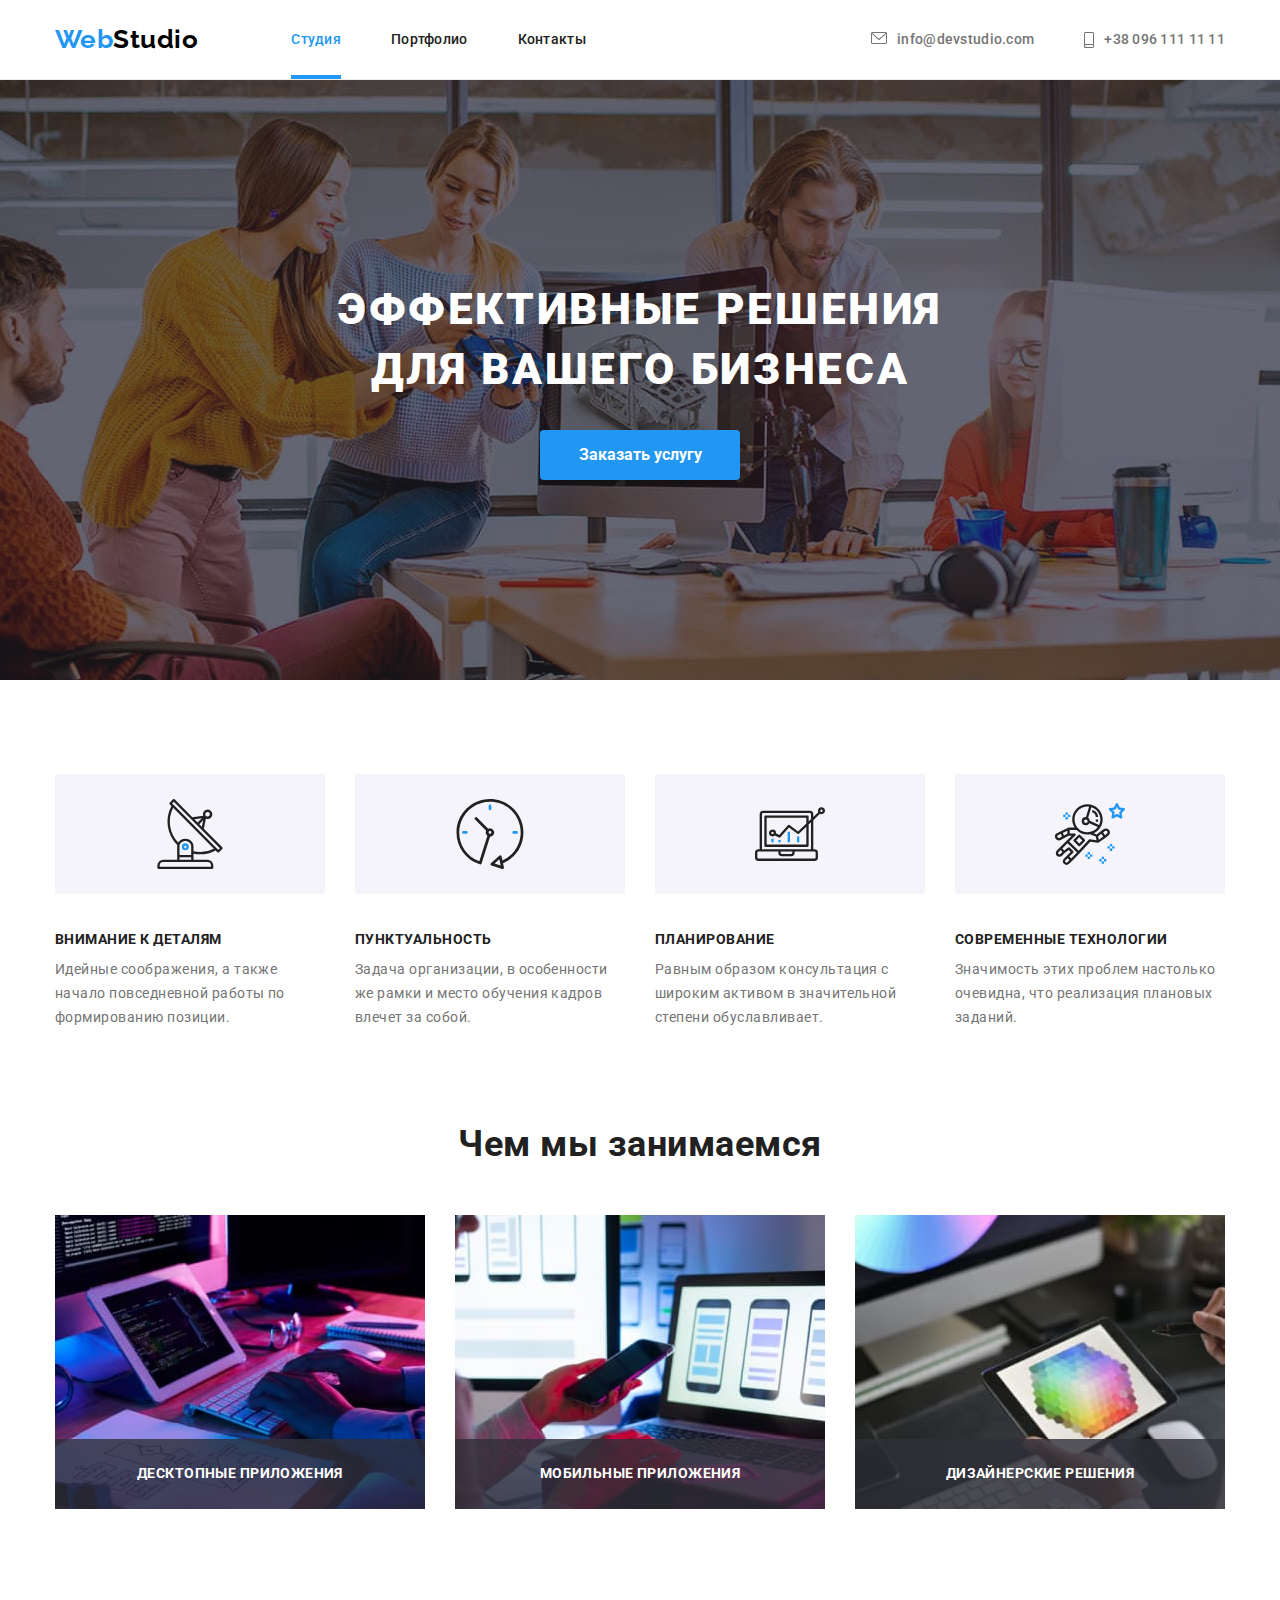
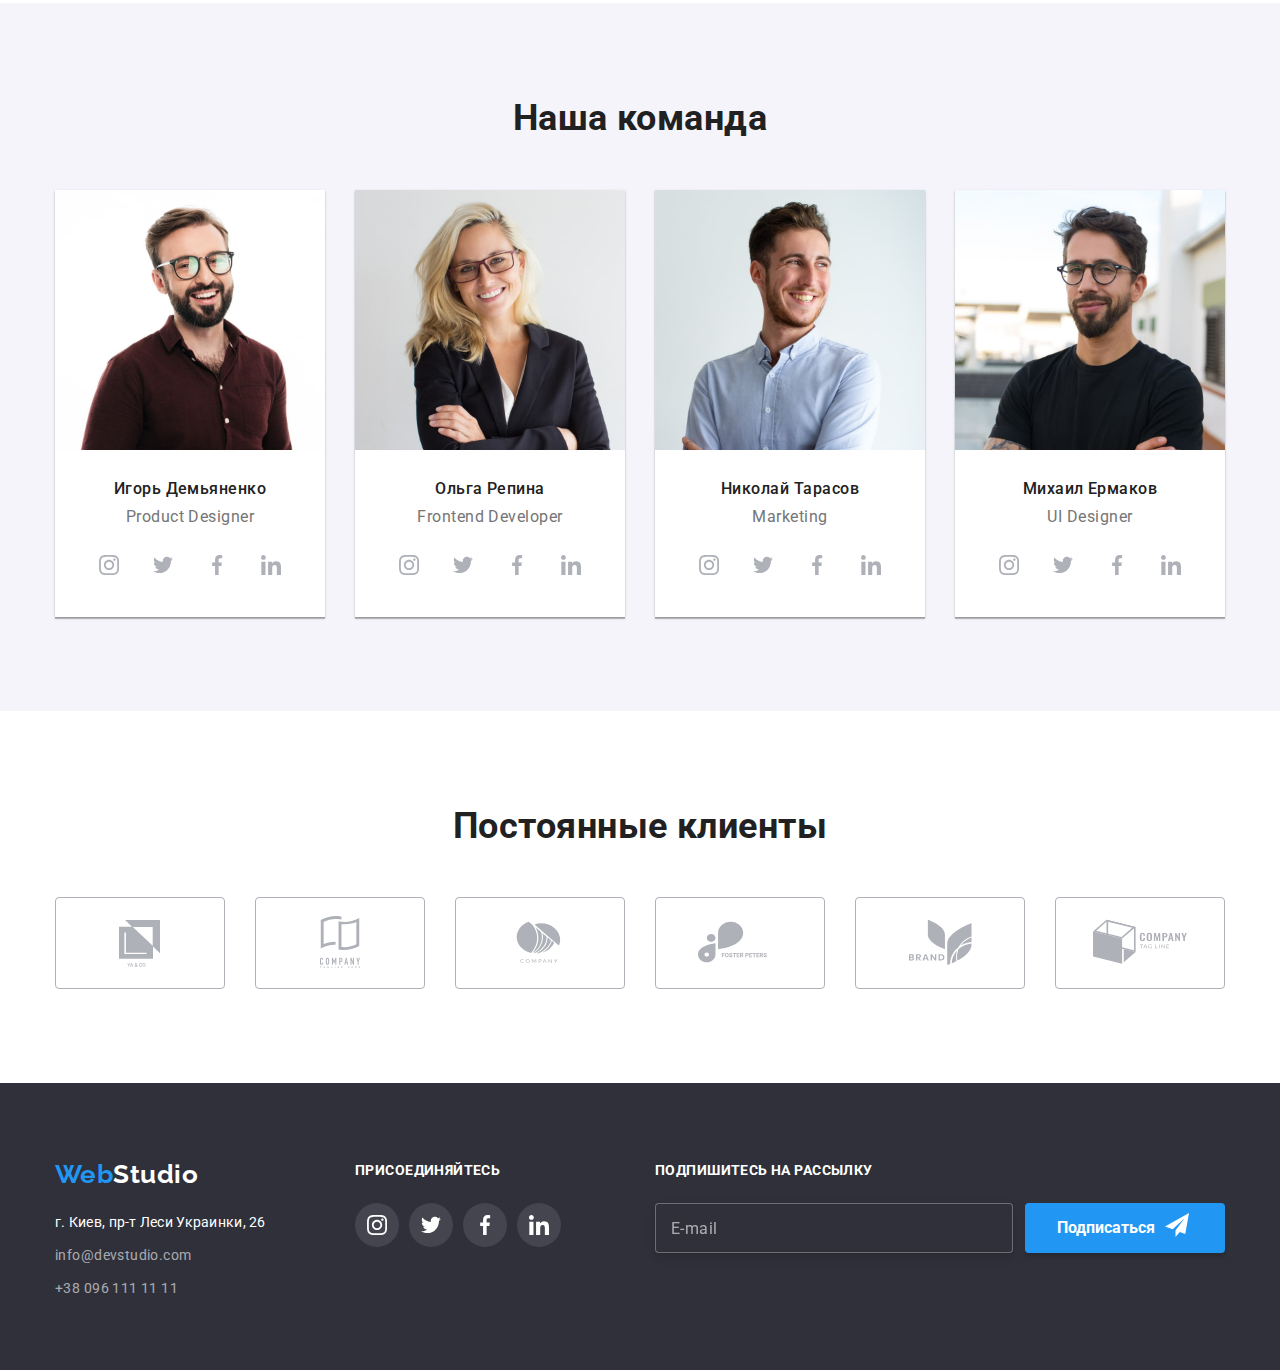
<file: index.html>
<!DOCTYPE html>
<html lang="ru">
  <head>
    <meta charset="UTF-8" />
    <meta http-equiv="X-UA-Compatible" content="IE=edge" />
    <meta name="viewport" content="width=device-width, initial-scale=1.0" />
    <title>WebStudio</title>

    <link rel="preconnect" href="https://fonts.googleapis.com" />
    <link rel="preconnect" href="https://fonts.gstatic.com" crossorigin />
    <link
      href="https://fonts.googleapis.com/css2?family=Raleway:wght@700&family=Roboto:wght@400;500;700;900&display=swap"
      rel="stylesheet"
    />
    <link
      rel="stylesheet"
      href="https://cdnjs.cloudflare.com/ajax/libs/modern-normalize/1.1.0/modern-normalize.min.css"
    />
    <link rel="stylesheet" href="./css/modal.css" />
    <link rel="stylesheet" href="./css/style.css" />
    <link rel="stylesheet" href="./css/form.css" />
  </head>
  <body>
    <header>
      <div class="container navigation">
        <nav>
          <div class="logo-name">
            <a href="./index.html" class="logo"
              >Web<span class="logo-stud">Studio</span></a
            >
          </div>
          <ul class="links">
            <li class="links-item">
              <a href=" " class="link active">Студия</a>
            </li>
            <li class="links-item">
              <a href="./portfolio.html" class="link">Портфолио</a>
            </li>
            <li class="links-item"><a href=" " class="link">Контакты</a></li>
          </ul>
        </nav>
        <ul class="contact-links">
          <li class="contact-item">
            <a href="mailto:info@devstudio.com" class="link-to">
              <svg class="email-icon">
                <use href="./images/symbol-defs.svg#email-icon"></use>
              </svg>
              info@devstudio.com</a
            >
          </li>
          <li class="contact-item">
            <a href="tel:+380961111111" class="link-to">
              <svg class="tel-icon">
                <use href="./images/symbol-defs.svg#tel-icon"></use>
              </svg>
              +38 096 111 11 11</a
            >
          </li>
        </ul>
      </div>
    </header>
    <main>
      <section class="mains">
        <div class="container main">
          <h1 class="main-caption">
            Эффективные решения<br />для вашего бизнеса
          </h1>
          <button data-modal-open type="button" class="main-button">
            Заказать услугу
          </button>
        </div>
      </section>

      <section class="profits">
        <div class="container profit">
          <ul class="profits-list">
            <li class="profits-item icon-antenna">
              <h3 class="about-title">ВНИМАНИЕ К ДЕТАЛЯМ</h3>
              <p class="about-text">
                Идейные соображения, а также начало повседневной работы по
                формированию позиции.
              </p>
            </li>
            <li class="profits-item icon-clock">
              <h3 class="about-title">ПУНКТУАЛЬНОСТЬ</h3>
              <p class="about-text">
                Задача организации, в особенности же рамки и место обучения
                кадров влечет за собой.
              </p>
            </li>
            <li class="profits-item icon-diagram">
              <h3 class="about-title">ПЛАНИРОВАНИЕ</h3>
              <p class="about-text">
                Равным образом консультация с широким активом в значительной
                степени обуславливает.
              </p>
            </li>
            <li class="profits-item icon-astronaut">
              <h3 class="about-title">СОВРЕМЕННЫЕ ТЕХНОЛОГИИ</h3>
              <p class="about-text">
                Значимость этих проблем настолько очевидна, что реализация
                плановых заданий.
              </p>
            </li>
          </ul>
        </div>
      </section>

      <section class="works">
        <div class="container work">
          <h2 class="section-title">Чем мы занимаемся</h2>
          <ul class="foto">
            <li class="foto-item">
              <img src="images/img1.jpg" width="370" alt="Фото1" />
              <span class="work-caption">Десктопные приложения</span>
            </li>
            <li class="foto-item">
              <img src="images/img2.jpg" width="370" alt="Фото2" />
              <span class="work-caption">Мобильные приложения</span>
            </li>
            <li class="foto-item">
              <img src="images/img3.jpg" width="370" alt="Фото3" />
              <span class="work-caption">Дизайнерские решения</span>
            </li>
          </ul>
        </div>
      </section>
      <section class="abouts">
        <div class="container about">
          <h2 class="section-title">Наша команда</h2>
          <ul class="command-list">
            <li class="foto-people">
              <img
                class="about-image"
                src="images/prod_dis.jpg"
                width="270"
                height="260"
                alt="Product Designer"
              />
              <div class="personal">
                <p class="name">Игорь Демьяненко</p>
                <p class="position">Product Designer</p>
                <ul class="personal-list">
                  <li class="personal-item">
                    <a href="#" class="personal-link">
                      <svg class="personal-icon" width="20" height="20">
                        <use
                          href="./images/symbol-defs.svg#icon-instagram"
                        ></use>
                      </svg>
                    </a>
                  </li>
                  <li class="personal-item">
                    <a href="#" class="personal-link">
                      <svg class="personal-icon" width="20" height="20">
                        <use href="./images/symbol-defs.svg#icon-twitter"></use>
                      </svg>
                    </a>
                  </li>
                  <li class="personal-item">
                    <a href="#" class="personal-link">
                      <svg class="personal-icon" width="20" height="20">
                        <use
                          href="./images/symbol-defs.svg#icon-facebook"
                        ></use>
                      </svg>
                    </a>
                  </li>
                  <li class="personal-item">
                    <a href="#" class="personal-link">
                      <svg class="personal-icon" width="20" height="20">
                        <use
                          href="./images/symbol-defs.svg#icon-linkedin"
                        ></use>
                      </svg>
                    </a>
                  </li>
                </ul>
              </div>
            </li>
            <li class="foto-people">
              <img
                class="about-image"
                src="images/front_dev.jpg"
                width="270"
                height="260"
                alt="Frontend Developer"
              />
              <div class="personal">
                <p class="name">Ольга Репина</p>
                <p class="position">Frontend Developer</p>
                <ul class="personal-list">
                  <li class="personal-item">
                    <a href="#" class="personal-link">
                      <svg class="personal-icon" width="20" height="20">
                        <use
                          href="./images/symbol-defs.svg#icon-instagram"
                        ></use>
                      </svg>
                    </a>
                  </li>
                  <li class="personal-item">
                    <a href="#" class="personal-link">
                      <svg class="personal-icon" width="20" height="20">
                        <use href="./images/symbol-defs.svg#icon-twitter"></use>
                      </svg>
                    </a>
                  </li>
                  <li class="personal-item">
                    <a href="#" class="personal-link">
                      <svg class="personal-icon" width="20" height="20">
                        <use
                          href="./images/symbol-defs.svg#icon-facebook"
                        ></use>
                      </svg>
                    </a>
                  </li>
                  <li class="personal-item">
                    <a href="#" class="personal-link">
                      <svg class="personal-icon" width="20" height="20">
                        <use
                          href="./images/symbol-defs.svg#icon-linkedin"
                        ></use>
                      </svg>
                    </a>
                  </li>
                </ul>
              </div>
            </li>
            <li class="foto-people">
              <img
                class="about-image"
                src="images/mark.jpg"
                width="270"
                height="260"
                alt="Marketing"
              />
              <div class="personal">
                <p class="name">Николай Тарасов</p>
                <p class="position">Marketing</p>
                <ul class="personal-list">
                  <li class="personal-item">
                    <a href="#" class="personal-link">
                      <svg class="personal-icon" width="20" height="20">
                        <use
                          href="./images/symbol-defs.svg#icon-instagram"
                        ></use>
                      </svg>
                    </a>
                  </li>
                  <li class="personal-item">
                    <a href="#" class="personal-link">
                      <svg class="personal-icon" width="20" height="20">
                        <use href="./images/symbol-defs.svg#icon-twitter"></use>
                      </svg>
                    </a>
                  </li>
                  <li class="personal-item">
                    <a href="#" class="personal-link">
                      <svg class="personal-icon" width="20" height="20">
                        <use
                          href="./images/symbol-defs.svg#icon-facebook"
                        ></use>
                      </svg>
                    </a>
                  </li>
                  <li class="personal-item">
                    <a href="#" class="personal-link">
                      <svg class="personal-icon" width="20" height="20">
                        <use
                          href="./images/symbol-defs.svg#icon-linkedin"
                        ></use>
                      </svg>
                    </a>
                  </li>
                </ul>
              </div>
            </li>
            <li class="foto-people">
              <img
                class="about-image"
                src="images/ul_des.jpg"
                width="270"
                height="260"
                alt="UI Designer"
              />
              <div class="personal">
                <p class="name">Михаил Ермаков</p>
                <p class="position">UI Designer</p>
                <ul class="personal-list">
                  <li class="personal-item">
                    <a href="#" class="personal-link">
                      <svg class="personal-icon" width="20" height="20">
                        <use
                          href="./images/symbol-defs.svg#icon-instagram"
                        ></use>
                      </svg>
                    </a>
                  </li>
                  <li class="personal-item">
                    <a href="#" class="personal-link">
                      <svg class="personal-icon" width="20" height="20">
                        <use href="./images/symbol-defs.svg#icon-twitter"></use>
                      </svg>
                    </a>
                  </li>
                  <li class="personal-item">
                    <a href="#" class="personal-link">
                      <svg class="personal-icon" width="20" height="20">
                        <use
                          href="./images/symbol-defs.svg#icon-facebook"
                        ></use>
                      </svg>
                    </a>
                  </li>
                  <li class="personal-item">
                    <a href="#" class="personal-link">
                      <svg class="personal-icon" width="20" height="20">
                        <use
                          href="./images/symbol-defs.svg#icon-linkedin"
                        ></use>
                      </svg>
                    </a>
                  </li>
                </ul>
              </div>
            </li>
          </ul>
        </div>
      </section>
      <section class="clients">
        <div class="container">
          <h2 class="section-title">Постоянные клиенты</h2>
          <ul class="clients-list">
            <li class="clients-item">
              <a href="" class="clients-link">
                <svg class="clients-icons" width="106" height="60">
                  <use href="./images/symbol-defs.svg#icon-client1"></use>
                </svg>
              </a>
            </li>
            <li class="clients-item">
              <a href="" class="clients-link">
                <svg class="clients-icons" width="106" height="60">
                  <use href="./images/symbol-defs.svg#icon-client2"></use>
                </svg>
              </a>
            </li>
            <li class="clients-item">
              <a href="" class="clients-link">
                <svg class="clients-icons" width="106" height="60">
                  <use href="./images/symbol-defs.svg#icon-client3"></use>
                </svg>
              </a>
            </li>
            <li class="clients-item">
              <a href="" class="clients-link">
                <svg class="clients-icons" width="106" height="60">
                  <use href="./images/symbol-defs.svg#icon-client4"></use>
                </svg>
              </a>
            </li>
            <li class="clients-item">
              <a href="" class="clients-link">
                <svg class="clients-icons" width="106" height="60">
                  <use href="./images/symbol-defs.svg#icon-client5"></use>
                </svg>
              </a>
            </li>
            <li class="clients-item">
              <a href="" class="clients-link">
                <svg class="clients-icons" width="106" height="60">
                  <use href="./images/symbol-defs.svg#icon-client6"></use>
                </svg>
              </a>
            </li>
          </ul>
        </div>
      </section>
    </main>
    <footer>
      <div class="container">
        <ul class="info-end">
          <li class="info-item">
            <div class="logo-end">
              <a href="./index.html" class="logo"
                >Web<span class="logo-stud">Studio</span></a
              >
            </div>
            <address>
              <ul class="contacts">
                <li class="contacts-item">
                  <a
                    href="https://goo.gl/maps/oR3F1YAG6LvCoMsa9"
                    target="_blank"
                    rel="noopener noreferrer"
                    class="link-adress"
                    >г. Киев, пр-т Леси Украинки, 26</a
                  >
                </li>
                <li class="contacts-item">
                  <a href="mailto:info@devstudio.com" class="link-end"
                    >info@devstudio.com</a
                  >
                </li>
                <li class="contacts-item">
                  <a href="tel:+380961111111" class="link-end"
                    >+38 096 111 11 11</a
                  >
                </li>
              </ul>
            </address>
          </li>
          <li class="info-item">
            <h4 class="social-title">ПРИСОЕДИНЯЙТЕСЬ</h4>
            <ul class="social-list">
              <li class="social-item">
                <a href="#" class="social-link">
                  <svg class="social-icon" width="20" height="20">
                    <use href="./images/symbol-defs.svg#icon-instagram"></use>
                  </svg>
                </a>
              </li>
              <li class="social-item">
                <a href="#" class="social-link">
                  <svg class="social-icon" width="20" height="20">
                    <use href="./images/symbol-defs.svg#icon-twitter"></use>
                  </svg>
                </a>
              </li>
              <li class="social-item">
                <a href="#" class="social-link">
                  <svg class="social-icon" width="20" height="20">
                    <use href="./images/symbol-defs.svg#icon-facebook"></use>
                  </svg>
                </a>
              </li>
              <li class="social-item">
                <a href="#" class="social-link">
                  <svg class="social-icon" width="20px" height="20px">
                    <use href="./images/symbol-defs.svg#icon-linkedin"></use>
                  </svg>
                </a>
              </li>
            </ul>
          </li>
          <li class="info-item">
            <h4 class="social-title">Подпишитесь на рассылку</h4>
            <form name="form-singht" class="singht">
              <input
                class="form-input send"
                id="mail-singht"
                type="email"
                placeholder="E-mail"
                required
              />
              <button type="submit" class="main-button">
                <span class="singht-list"
                  >Подписаться
                  <svg class="icon-singht" width="24px" height="24px">
                    <use href="./images/symbol-defs.svg#icon-post"></use>
                  </svg>
                </span>
              </button>
            </form>
          </li>
        </ul>
      </div>
    </footer>
    <div class="backdrop is-hidden" data-modal>
      <div class="modal">
        <h2 class="modal-title">Оставьте свои данные, мы вам перезвоним</h2>
        <form name="contact-form" action="#" autocomplete="on">
          <div class="form-field">
            <label class="form-label" for="name">Имя</label>
            <input
              class="form-input"
              id="name"
              type="text"
              autofocus
              required
            />
            <svg class="icon" width="18px" height="18px">
              <use href="./images/symbol-defs.svg#icon-name"></use>
            </svg>
          </div>
          <div class="form-field">
            <label class="form-label" for="tel">Телефон </label>
            <input
              class="form-input"
              id="tel"
              type="tel"
              required
              pattern="+380[0-9]{2}[0-9]{7}"
            />
            <svg class="icon" width="18px" height="18px">
              <use href="./images/symbol-defs.svg#icon-tel"></use>
            </svg>
          </div>
          <div class="form-field">
            <label class="form-label" for="mail">Почта </label>
            <input class="form-input" id="mail" type="email" required />
            <svg class="icon" width="18px" height="18px">
              <use href="./images/symbol-defs.svg#icon-mail"></use>
            </svg>
          </div>
          <div class="form-field">
            <label class="form-label" for="comment">Комментарий</label>
            <textarea
              class="form-input textarea"
              name="comment"
              id="comment"
              placeholder="Введите текст"
            ></textarea>
          </div>
          <div class="form-field">
            <label class="checkbox-lable">
              <input
                class="checkbox visually-hidden"
                type="checkbox"
                name="accept"
              />
              <svg class="icon-checkbox" width="16px" height="15px">
                <use href="./images/symbol-defs.svg#icon-checkbox"></use>
              </svg>
              <span>Cоглашаюсь с рассылкой и принимаю
              <a href="#"class="deal-rules"> Условия договорa</span>
            </label>
          </div>
          <button type="submit" class="main-button">Отправить</button>
        </form>
        <button data-modal-close class="close">
          <svg class="icon-close" width="18px" height="18px">
            <use href="./images/symbol-defs.svg#icon-close"></use>
          </svg>
        </button>
      </div>
    </div>
    <script src="./js/modal.js"></script>
  </body>
</html>
</file>
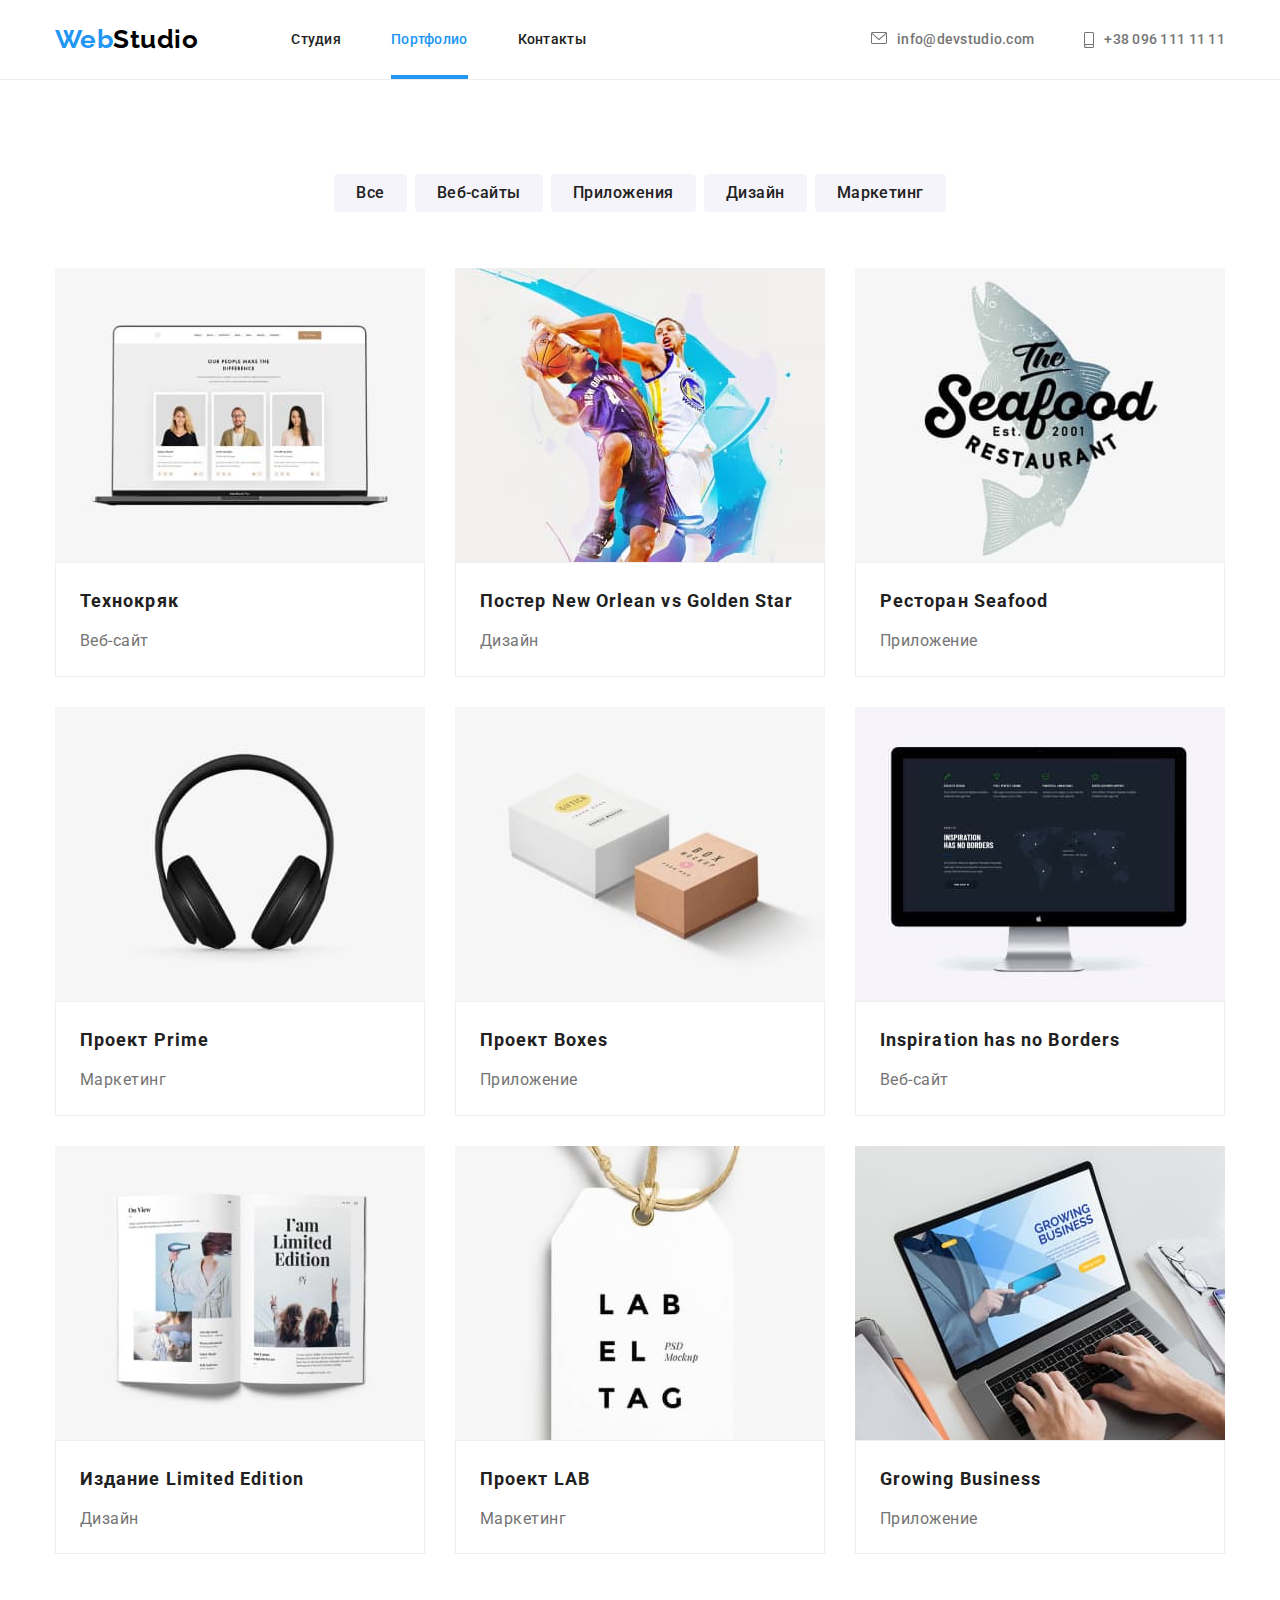
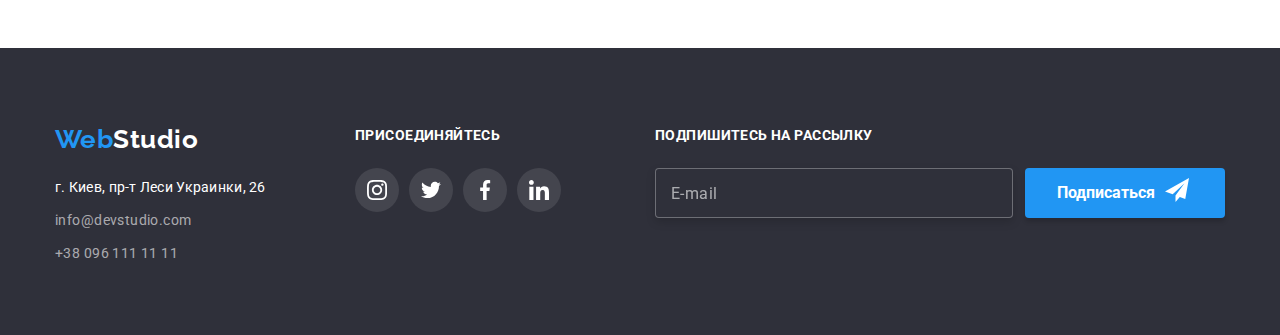
<file: portfolio.html>
<!DOCTYPE html>
<html lang="ru">
  <head>
    <meta charset="UTF-8" />
    <meta http-equiv="X-UA-Compatible" content="IE=edge" />
    <meta name="viewport" content="width=device-width, initial-scale=1.0" />
    <title>Portfolio</title>
    <link rel="preconnect" href="https://fonts.googleapis.com" />
    <link rel="preconnect" href="https://fonts.gstatic.com" crossorigin />
    <link
      href="https://fonts.googleapis.com/css2?family=Raleway:wght@700&family=Roboto:wght@400;500;700;900&display=swap"
      rel="stylesheet"
    />
    <link
      rel="stylesheet"
      href="https://cdnjs.cloudflare.com/ajax/libs/modern-normalize/1.1.0/modern-normalize.min.css"
    />
    <link rel="stylesheet" href="./css/style.css" />
    <link rel="stylesheet" href="./css/form.css" />
  </head>
  <body>
    <header>
      <div class="container navigation">
        <nav>
          <div class="logo-name">
            <a href="./index.html" class="logo"
              >Web<span class="logo-stud">Studio</span></a
            >
          </div>
          <ul class="links">
            <li class="links-item">
              <a href="./index.html" class="link">Студия</a>
            </li>
            <li class="links-item">
              <a href=" " class="link active">Портфолио</a>
            </li>
            <li class="links-item"><a href=" " class="link">Контакты</a></li>
          </ul>
        </nav>

        <ul class="contact-links">
          <li class="contact-item">
            <a href="mailto:info@devstudio.com" class="link-to">
              <svg class="email-icon">
                <use href="./images/symbol-defs.svg#email-icon"></use>
              </svg>
              info@devstudio.com</a
            >
          </li>
          <li class="contact-item">
            <a href="tel:+380961111111" class="link-to">
              <svg class="tel-icon">
                <use href="./images/symbol-defs.svg#tel-icon"></use>
              </svg>
              +38 096 111 11 11</a
            >
          </li>
        </ul>
      </div>
    </header>
    <main>
      <section class="projects">
        <div class="container project">
          <h1 class="hide">Сортировка</h1>
          <ul class="button-list">
            <li class="button-item">
              <button type="button" class="projects-button">Все</button>
            </li>
            <li class="button-item">
              <button type="button" class="projects-button">Веб-сайты</button>
            </li>
            <li class="button-item">
              <button type="button" class="projects-button">Приложения</button>
            </li>
            <li class="button-item">
              <button type="button" class="projects-button">Дизайн</button>
            </li>
            <li class="button-item">
              <button type="button" class="projects-button">Маркетинг</button>
            </li>
          </ul>

          <h2 class="hide">Наши работы</h2>
          <ul class="project-list">
            <li class="project-foto">
              <div class="image-item">
                <img
                  src="./images/tehno.jpg"
                  width="370"
                  height="294"
                  alt="tehno"
                />
                <span class="projects-text">
                  Ресурс предлагает комплексные предложения с разным уровнем
                  функционала и сервисов. Все это позволит посетителю получить
                  исчерпывающие сведения о компании или частном лице.
                </span>
              </div>
              <div class="title">
                <p class="title-name">Технокряк</p>
                <p class="title-discription">Веб-сайт</p>
              </div>
            </li>
            <li class="project-foto">
              <div class="image-item">
                <img
                  src="./images/poster.jpg"
                  width="370"
                  height="294"
                  alt="poster"
                />
                <span class="projects-text">
                  Ресурс предлагает комплексные предложения с разным уровнем
                  функционала и сервисов. Все это позволит посетителю получить
                  исчерпывающие сведения о компании или частном лице.
                </span>
              </div>
              <div class="title">
                <p class="title-name">Постер New Orlean vs Golden Star</p>
                <p class="title-discription">Дизайн</p>
              </div>
            </li>
            <li class="project-foto">
              <div class="image-item">
                <img
                  src="./images/rest.jpg"
                  width="370"
                  height="294"
                  alt="rest"
                />
                <span class="projects-text">
                  Ресурс предлагает комплексные предложения с разным уровнем
                  функционала и сервисов. Все это позволит посетителю получить
                  исчерпывающие сведения о компании или частном лице.
                </span>
              </div>
              <div class="title">
                <p class="title-name">Ресторан Seafood</p>
                <p class="title-discription">Приложение</p>
              </div>
            </li>
            <li class="project-foto">
              <div class="image-item">
                <img
                  src="./images/prime.jpg"
                  width="370"
                  height="294"
                  alt="prime"
                />
                <span class="projects-text">
                  Ресурс предлагает комплексные предложения с разным уровнем
                  функционала и сервисов. Все это позволит посетителю получить
                  исчерпывающие сведения о компании или частном лице.
                </span>
              </div>
              <div class="title">
                <p class="title-name">Проект Prime</p>
                <p class="title-discription">Маркетинг</p>
              </div>
            </li>
            <li class="project-foto">
              <div class="image-item">
                <img
                  src="./images/boxes.jpg"
                  width="370"
                  height="294"
                  alt="boxes"
                />
                <span class="projects-text">
                  Ресурс предлагает комплексные предложения с разным уровнем
                  функционала и сервисов. Все это позволит посетителю получить
                  исчерпывающие сведения о компании или частном лице.
                </span>
              </div>
              <div class="title">
                <p class="title-name">Проект Boxes</p>
                <p class="title-discription">Приложение</p>
              </div>
            </li>
            <li class="project-foto">
              <div class="image-item">
                <img
                  src="./images/monitor.jpg"
                  width="370"
                  height="294"
                  alt="monitor"
                />
                <span class="projects-text">
                  Ресурс предлагает комплексные предложения с разным уровнем
                  функционала и сервисов. Все это позволит посетителю получить
                  исчерпывающие сведения о компании или частном лице.
                </span>
              </div>
              <div class="title">
                <p class="title-name">Inspiration has no Borders</p>
                <p class="title-discription">Веб-сайт</p>
              </div>
            </li>
            <li class="project-foto">
              <div class="image-item">
                <img
                  src="./images/magaz.jpg"
                  width="370"
                  height="294"
                  alt="magazine"
                />
                <span class="projects-text">
                  Ресурс предлагает комплексные предложения с разным уровнем
                  функционала и сервисов. Все это позволит посетителю получить
                  исчерпывающие сведения о компании или частном лице.
                </span>
              </div>
              <div class="title">
                <p class="title-name">Издание Limited Edition</p>
                <p class="title-discription">Дизайн</p>
              </div>
            </li>
            <li class="project-foto">
              <div class="image-item">
                <img
                  src="./images/lab.jpg"
                  width="370"
                  height="294"
                  alt="lab"
                />
                <span class="projects-text">
                  Ресурс предлагает комплексные предложения с разным уровнем
                  функционала и сервисов. Все это позволит посетителю получить
                  исчерпывающие сведения о компании или частном лице.
                </span>
              </div>
              <div class="title">
                <p class="title-name">Проект LAB</p>
                <p class="title-discription">Маркетинг</p>
              </div>
            </li>
            <li class="project-foto">
              <div class="image-item">
                <img
                  src="./images/bisness.jpg"
                  width="370"
                  height="294"
                  alt="bisness"
                />
                <span class="projects-text">
                  Ресурс предлагает комплексные предложения с разным уровнем
                  функционала и сервисов. Все это позволит посетителю получить
                  исчерпывающие сведения о компании или частном лице.
                </span>
              </div>
              <div class="title">
                <p class="title-name">Growing Business</p>
                <p class="title-discription">Приложение</p>
              </div>
            </li>
          </ul>
        </div>
      </section>
    </main>
    <footer>
      <div class="container">
        <ul class="info-end">
          <li class="info-item">
            <div class="logo-end">
              <a href="./index.html" class="logo"
                >Web<span class="logo-stud">Studio</span></a
              >
            </div>
            <address>
              <ul class="contacts">
                <li class="contacts-item">
                  <a
                    href="https://goo.gl/maps/oR3F1YAG6LvCoMsa9"
                    target="_blank"
                    rel="noopener noreferrer"
                    class="link-adress"
                    >г. Киев, пр-т Леси Украинки, 26</a
                  >
                </li>
                <li class="contacts-item">
                  <a href="mailto:info@devstudio.com" class="link-end"
                    >info@devstudio.com</a
                  >
                </li>
                <li class="contacts-item">
                  <a href="tel:+380961111111" class="link-end"
                    >+38 096 111 11 11</a
                  >
                </li>
              </ul>
            </address>
          </li>
          <li class="info-item">
            <h4 class="social-title">ПРИСОЕДИНЯЙТЕСЬ</h4>
            <ul class="social-list">
              <li class="social-item">
                <a href="#" class="social-link">
                  <svg class="social-icon" width="20" height="20">
                    <use href="./images/symbol-defs.svg#icon-instagram"></use>
                  </svg>
                </a>
              </li>
              <li class="social-item">
                <a href="#" class="social-link">
                  <svg class="social-icon" width="20" height="20">
                    <use href="./images/symbol-defs.svg#icon-twitter"></use>
                  </svg>
                </a>
              </li>
              <li class="social-item">
                <a href="#" class="social-link">
                  <svg class="social-icon" width="20" height="20">
                    <use href="./images/symbol-defs.svg#icon-facebook"></use>
                  </svg>
                </a>
              </li>
              <li class="social-item">
                <a href="#" class="social-link">
                  <svg class="social-icon" width="20px" height="20px">
                    <use href="./images/symbol-defs.svg#icon-linkedin"></use>
                  </svg>
                </a>
              </li>
            </ul>
          </li>
          <li class="info-item">
            <h4 class="social-title">Подпишитесь на рассылку</h4>
            <form name="forem-singht"class="singht">
                <input
                class="form-input send"
                id="mail-singht"
                type="email"
                placeholder="E-mail"required
              />
              <button type="submit" class="main-button">
                <span class="singht-list"
                  >Подписаться
                  <svg class="icon-singht" width="24px" height="24px">
                    <use href="./images/symbol-defs.svg#icon-post"></use>
                  </svg>
                </span>
              </button>
            </form>
          </li>
        </ul>
      </div>
    </footer>
  </body>
</html>
</file>
<file: css/modal.css>
.backdrop {
  position: fixed;
  width: 100%;
  height: 100%;
  top: 0;
  left: 0;
  background: rgba(0, 0, 0, 0.2);
  opacity: 1;
  visibility: visible;
  transition: opacity 250ms cubic-bezier(0.4, 0, 0.2, 1),
    visibility 250ms cubic-bezier(0.4, 0, 0.2, 1);
}
.modal {
  position: absolute;
  top: 50%;
  left: 50%;
  transform: translate(-50%, -50%) scale(1);
  transition: transform 250ms cubic-bezier(0.4, 0, 0.2, 1);
  max-width: 528px;
  height: 581px;
  background: #ffffff;
  box-shadow: 0px 1px 3px rgba(0, 0, 0, 0.12), 0px 1px 1px rgba(0, 0, 0, 0.14),
    0px 2px 1px rgba(0, 0, 0, 0.2);
  border-radius: 4px;
  padding: 0 40px 40px 40px;
  /*overflow:scroll;*/
}
.backdrop.is-hidden {
  opacity: 0;
  pointer-events: none;
  visibility: hidden;
}

.backdrop.is-hidden.modal {
  transform: translate(-50%, -50%) scale(0.9);
}

.close {
  top: 8px;
  right: 8px;
  width: 30px;
  height: 30px;
  position: absolute;
  background-color: #ffff;
  border-radius: 50%;
  border: 1px solid rgba(0, 0, 0, 0.1);
  padding: 0;
  cursor: pointer;
  display: flex;
  justify-content: center;
  align-items: center;
  transition: 250ms cubic-bezier(0.4, 0, 0.2, 1);
  cursor: pointer;
}
.close:hover,
.close:focus {
  fill: var(--link-color);
  background-color: #ffff;
}
</file>
<file: css/style.css>
:root {
  --title-color: #ffffff;
  --main-color: #212121;
  --text-color: #757575;
  --link-color: #2196f3;
  --projects-color: #f5f4fa;
  --boder-color: #eeee;
  --back-color: #2f303a;
  --icons-color: #afb1b8;
}
body {
  background-color: #ffffff;
  font-family: Roboto, sans-serif;
  letter-spacing: 0.03em;
  color: var(--text-color);
}
.container {
  width: 1200px;
  padding: 0 15px;
  margin-left: auto;
  margin-right: auto;
}
header {
  background-color: var(--title-color);
  border-bottom: 1px solid #ececec;
}
.container.navigation {
  display: flex;
  align-items: center;
}

.container.profit {
  display: flex;
  align-items: center;
}
.profits {
  padding-bottom: 94px;
  padding-top: 94px;
  background-color: var(--title-color);
}
.main-button {
  width: 200px;
  height: 50px;
  box-shadow: 0px 4px 4px rgba(0, 0, 0, 0.15);
}

.works {
  background-color: var(--title-color);
  padding-bottom: 94px;
}
.mains {
  padding: 200px 0 200px 0;
  background-color: var(--back-color);
  background-image: linear-gradient(
      to right,
      rgba(47, 48, 58, 0.4),
      rgba(47, 48, 58, 0.4)
    ),
    url(../images/Img-overlay.jpg);
  height: 600px;
  background-size: 1600px;
  background-repeat: no-repeat;
  background-position: center;
  background-size: cover;
}

.hide {
  display: none;
}

.container.main {
  text-align: center;
}
.abouts {
  padding-top: 94px;
  padding-bottom: 94px;
  background-color: var(--projects-color);
}

.container.about {
  align-items: center;
}
.projects,
.clients {
  background-color: var(--title-color);
  padding-top: 94px;
  padding-bottom: 94px;
}

.logo {
  font-family: Raleway, sans-serif;
  font-weight: 700;
  font-size: 26px;
  line-height: 1.2;
  text-decoration: none;
  color: var(--link-color);
}
.logo-stud {
  color: #000;
}
.logo-name {
  display: flex;
  padding-top: 24px;
  padding-bottom: 24px;
  margin-right: 93px;
}

.logo-end {
  margin-bottom: 20px;
}

.link,
.link-adress,
.link-end,
.link-to {
  line-height: 1.14;
  color: var(--main-color);
  text-decoration: none;
  letter-spacing: 0.02em;
  font-style: normal;
  font-weight: 500;
}

.link.active {
  color: var(--link-color);
}

.link-adress {
  font-weight: 400;
}

.link-to {
  color: var(--text-color);
  display: flex;
}
.link:hover,
.link-to:hover,
.link:focus,
.link-to:focus {
  color: var(--link-color);
}

button:focus {
  background-color: var(--link-color);
  color: var(--title-color);
  box-shadow: 0px 3px 1px rgba(0, 0, 0, 0.1), 0px 1px 2px rgba(0, 0, 0, 0.08),
    0px 2px 2px rgba(0, 0, 0, 0.12);
}

.links,
.contact-links,
nav,
.button-list {
  display: flex;
  align-items: center;
}

.links-item,
.contact-item {
  margin-right: 50px;
  padding-top: 24px;
  padding-bottom: 24px;
}

.links-item:last-child,
.contact-item:last-child {
  margin-right: 0;
}

img {
  display: block;
}
.foto-item:last-child {
  margin-right: 0;
}

.foto-people:last-child {
  margin-right: 0;
}
.button-item:last-child {
  margin-right: 0;
}

.link-end {
  color: rgba(255, 255, 255, 0.6);
  letter-spacing: 0.03em;
  font-weight: 400;
  margin: 0;
}

.contact-links {
  margin-left: auto;
}

ul {
  font-size: 14px;
  line-height: 1.7;
  padding: 0;
  list-style: none;
  margin: 0;
  padding: 0;
}

h1,
h2,
h3,
h4,
p {
  margin-top: 0;
  margin-bottom: 0;
}

.main-caption {
  color: var(--title-color);
  font-weight: 900;
  font-size: 44px;
  line-height: 1.36;
  text-transform: uppercase;
  letter-spacing: 0.06em;
  padding-bottom: 30px;
}

button {
  font-size: 16px;
  line-height: 1.87;
  border: 0;
  background-color: var(--link-color);
  color: var(--title-color);
  border-radius: 4px;
  cursor: pointer;
  padding: 10px 32px 10px 32px;
  font-weight: 700;
}

.section-title {
  font-weight: 700;
  font-size: 36px;
  line-height: 1.17;
  text-align: center;
  color: var(--main-color);
  margin-bottom: 50px;
}

.about-title {
  font-weight: 700;
  font-size: 14px;
  line-height: 1.14;
  color: var(--main-color);
  margin-top: 0;
  margin-bottom: 10px;
}
.about-text {
  font-weight: 400;
  line-height: 1.7;
  font-size: 14px;
  color: var(--text-color);
  margin-bottom: 10px;
}

.name {
  font-weight: 500;
  font-size: 16px;
  line-height: 1.18;
  color: var(--main-color);
  margin-bottom: 10px;
}

.position {
  font-size: 16px;
  line-height: 1.18;
  color: var(--text-color);
}

.personal {
  padding-bottom: 30px;
  padding-top: 30px;
}
footer .logo-stud,
footer .link-adress {
  color: var(--title-color);
}
footer {
  padding-top: 60px;
  padding-bottom: 60px;
  background-color: #2f303a;
  margin-left: auto;
}

.command-list {
  color: var(--title-color);
  background-color: var(--projects-color);
}

.projects-button {
  font-family: roboto;
  font-size: 16px;
  font-weight: 500;
  line-height: 1.62;
  text-align: center;
  border: 0;
  background-color: var(--projects-color);
  color: var(--main-color);
  cursor: pointer;
  letter-spacing: 0.03em;
  padding: 6px 22px;
}

.projects-button:hover {
  background-color: var(--link-color);
  color: var(--title-color);
  box-shadow: 0px 3px 1px rgba(0, 0, 0, 0.1), 0px 1px 2px rgba(0, 0, 0, 0.08),
    0px 2px 2px rgba(0, 0, 0, 0.12);
}

.title {
  padding: 20px 24px;
  border: 1px solid var(--boder-color);
}

.title-name {
  font-weight: 700;
  font-size: 18px;
  line-height: 2;
  color: var(--main-color);
  letter-spacing: 0.06em;
  margin-bottom: 4px;
}

.title-discription {
  font-size: 16px;
  line-height: 1.8;
  padding-top: 4px;
  color: var(--text-color);
  letter-spacing: 0.03em;
}

.link:active {
  color: var(--link-color);
  opacity: 1;
}

.profits-list,
.foto,
.command-list,
.project-list,
.clients-list {
  display: flex;
}

.profits-item {
  min-width: 270px;
}
.profits-item:not(:last-child) {
  margin-right: 30px;
}

.foto-item,
.foto-people,
.clients-item {
  display: block;
  margin-right: 30px;
}

.about-text {
  margin-bottom: 0;
}

.foto-people {
  box-shadow: 0px 1px 3px rgba(0, 0, 0, 0.12), 0px 1px 1px rgba(0, 0, 0, 0.14),
    0px 2px 1px rgba(0, 0, 0, 0.2);
  text-align: center;
  background-color: var(--title-color);
}
.contacts-item {
  margin-bottom: 9px;
}

.project-list {
  flex-wrap: wrap;
  margin-left: auto;
  margin-right: auto;
  justify-items: center;
}
.project-foto {
  margin-right: 30px;
  margin-bottom: 30px;
  width: calc((100% - 60px) / 3);
  cursor: pointer;
  transition: box-shadow 250ms cubic-bezier(0.4, 0, 0.2, 1);
}

.image-item {
  overflow: hidden;
}

.project-foto:nth-child(3n) {
  margin-right: 0;
}
.project-foto:nth-last-child(-n + 3) {
  margin-bottom: 0;
}
.button-list {
  flex-wrap: wrap;
  margin-bottom: 56px;
  justify-content: center;
  width: 1170px;
}
.button-item {
  display: block;
  margin-right: 8px;
}
.container button :last-child {
  margin-right: 0;
}

.profits-item::before {
  content: "";
  display: inline-block;
  width: 270px;
  height: 120px;
  background-color: var(--projects-color);
  background-repeat: no-repeat;
  background-position: center;
  margin-bottom: 30px;
}

.email-icon {
  width: 16px;
  height: 12px;
  margin-right: 10px;
  fill: currentColor;
}

.tel-icon {
  width: 10px;
  height: 16px;
  margin-right: 10px;
  fill: currentColor;
}

.icon-antenna::before {
  background-image: url(../images/icons/antenna.svg);
}
.icon-clock::before {
  background-image: url(../images/icons/clock.svg);
}

.icon-diagram::before {
  background-image: url(../images/icons/diagram.svg);
}
.icon-astronaut::before {
  background-image: url(../images/icons/astronaut.svg);
}

.social-title {
  font-weight: 700;
  font-size: 14px;
  color: var(--title-color);
  letter-spacing: 0.03em;
  margin-bottom: 20px;
  text-transform: uppercase;
}
.social-link {
  display: flex;
  height: 100%;
  align-items: center;
  justify-content: center;
  border-radius: 50%;
  fill: var(--title-color);
  background-color: rgba(255, 255, 255, 0.1);
}
.social-link:hover,
.social-link:focus {
  background-color: var(--link-color);
}
.personal-link {
  display: flex;
  width: 100%;
  height: 100%;
  align-items: center;
  justify-content: center;
  border-radius: 50%;
  background-color: var(--title-color);
  fill: var(--icons-color);
}
.personal-link:hover,
.personal-link:focus {
  background-color: var(--link-color);
  fill: var(--title-color);
}

.personal-item {
  margin-right: 10px;
  width: 44px;
  height: 44px;
}
.personal-item:last-child {
  margin-right: 0;
}

.personal-list {
  display: flex;
  justify-content: center;
  margin-top: 16px;
}

.info-end {
  display: flex;
  margin-top: 16px;
}

.info-item {
  display: block;
  width: 100%;
}

.social-list {
  display: flex;
}

.social-item {
  margin-right: 10px;
  width: 44px;
  height: 44px;
}
.-item:last-child {
  margin-right: 0;
}

.project-foto:hover {
  box-shadow: 0px 1px 1px rgba(0, 0, 0, 0.12), 0px 4px 4px rgba(0, 0, 0, 0.06),
    1px 4px 6px rgba(0, 0, 0, 0.16);
}
.project-foto:hover .projects-text {
  transform: translateY(0);
}

.clients-link {
  display: flex;
  align-items: center;
  justify-content: center;
  width: 170px;
  height: 92px;
  border: 1px solid var(--icons-color);
  cursor: pointer;
  color: var(--icons-color);
  border-radius: 4px;
}
.clients-item {
  width: 100%;
  height: 100%;
}
.clients-icons {
  fill: currentColor;
  padding: 0;
}

.clients-link:hover,
.clients-link:focus {
  border: 1px solid var(--link-color);
  color: var(--link-color);
}
.clients-item:last-child {
  margin-right: 0;
}

.work-caption {
  font-weight: 700;
  font-size: 14px;
  line-height: 1.14;
  color: var(--title-color);
  letter-spacing: 0.03em;
  bottom: 0;
  text-transform: uppercase;
  position: absolute;
  height: 70px;
  width: 100%;
  background: rgba(47, 48, 58, 0.8);
  padding-top: 27px;
  padding-bottom: 27px;
  text-align: center;
}
.image-item,
.foto-item {
  position: relative;
}

.links-item {
  position: relative;
}

.links-item .active::after {
  content: "";
  display: block;
  width: 100%;
  height: 4px;
  background-color: var(--link-color);
  position: absolute;
  bottom: -4px;
  left: 0;
}

.link,
.clients-link,
.projects-button {
  transition: color 250ms cubic-bezier(0.4, 0, 0.2, 1),
    background-color 250ms cubic-bezier(0.4, 0, 0.2, 1);
}

.personal-link,
.social-link {
  transition: background-color 250ms cubic-bezier(0.4, 0, 0.2, 1),
    fill 250ms cubic-bezier(0.4, 0, 0.2, 1);
}

.projects-text {
  position: absolute;
  width: 100%;
  height: 100%;
  font-size: 18px;
  line-height: 28px;
  letter-spacing: 0.03em;
  color: #ffffff;
  background-color: rgba(33, 150, 243, 0.9);
  text-align: left;
  padding: 63px 24px;
  top: 0;
  left: 0;
  transform: translateY(100%);
  transition: transform 250ms cubic-bezier(0.4, 0, 0.2, 1);
}
</file>
<file: css/form.css>
.form {
  padding: 0px 40px 40px 40px;
  margin-left: auto;
  margin-right: auto;
  text-align: center;
}
.form-field {
  display: block;
  margin-bottom: 10px;
  position: relative;

  
}

.form-label {
  display: block;
  font-size: 12px;
  letter-spacing: 0.01em;
  color: #757575;
  line-height: 1.16;
  margin-bottom: 4px;
}

.form-input {
  width: 100%;
  height: 40px;
  border: 1px solid rgba(33, 33, 33, 0.2);
  border-radius: 4px;
  transition: 250ms cubic-bezier(0.4, 0, 0.2, 1);
  background-color: var(--title-color);
  cursor: pointer;
  padding: 0 12px 0 42px;
  color: var(--main-color);
  position: relative;
}

.form-input:hover,
.form-input:focus {
  border-color: var(--link-color);
}

.modal-title {
  font-weight: 700;
  font-size: 20px;
  line-height: 1.15;
  text-align: center;
  color: #212121;
  letter-spacing: 0.03em;
  margin-top: 40px;
  margin-bottom: 12px;
}

.checkbox-lable {
  display: block;
  font-size: 14px;
  line-height: 2rem;
  letter-spacing: 0.03em;
  color: #757575;
  margin-top: 10px;
  margin-bottom: 30px;
  margin-left: 12px;
}
.icon-checkbox {
  display: inline-block;
 
}

.form-input.textarea {
  resize: none;
  width: 100%;
  height: 120px;
  padding: 12px 16px;
}

textarea::placeholder {
  font-size: 14px;
  color: rgba(117, 117, 117, 0.5);
  line-height: 1.71;
  letter-spacing: 0.01em;
}

.list-accept {
  display: block;
  align-items: center;
  margin-bottom: 30px;
  margin-top: 10px;
}
.deal-rules {
  color: var(--link-color);
  text-decoration: underline;
}
button[type="submit"] {
  display: block;
  margin-left: auto;
  margin-right: auto;
}
.form-input.send {
  background-color: var(--back-color);
  font-size: 16px;
  border: 1px solid rgba(255, 255, 255, 0.3);
  filter: drop-shadow(0px 4px 4px rgba(0, 0, 0, 0.15));
  width: 358px;
  height: 50px;
  margin-right: 12px;
  color: rgba(255, 255, 255, 0.6);
  padding: 0 15px;
}
.form-input::placeholder {
  font-size: 16px;
  line-height: 1.42em;
  display: flex;
  align-items: center;
  letter-spacing: 0.03em;
  color: rgba(255, 255, 255, 0.6);
}
.singht {
  display: flex;
}
.visually-hidden {
  position: absolute;
  white-space: nowrap;
  width: 1px;
  height: 1px;
  overflow: hidden;
  border: 0;
  padding: 0;
  clip: rect(0 0 0 0);
  clip-path: inset(50%);
  margin: -1px;
}

.icon {
  position: absolute;
  display: inline-block;
  left: 10px;
  top: 50%;
  transition: 250ms cubic-bezier(0.4, 0, 0.2, 1);
}

.icon:focus,
.icon:hover {
  fill: var(--link-color);
}

.form-input:focus ~ .icon,
.form-input:hover ~ .icon {
  fill: var(--link-color);
}

.singht-list {
  display: flex;
}
.icon-singht {
  display: block;
  fill: var(--title-color);
  margin-left: 10px;
}

.checkbox:checked + .icon-checkbox {
  display: inline-block;
  background-color: var(--link-color);
  background-image: url(../images/icons/icon_check.svg);
  background-size: contain;
  background-origin: border-box;
  fill: var(--link-color);
}
</file>
